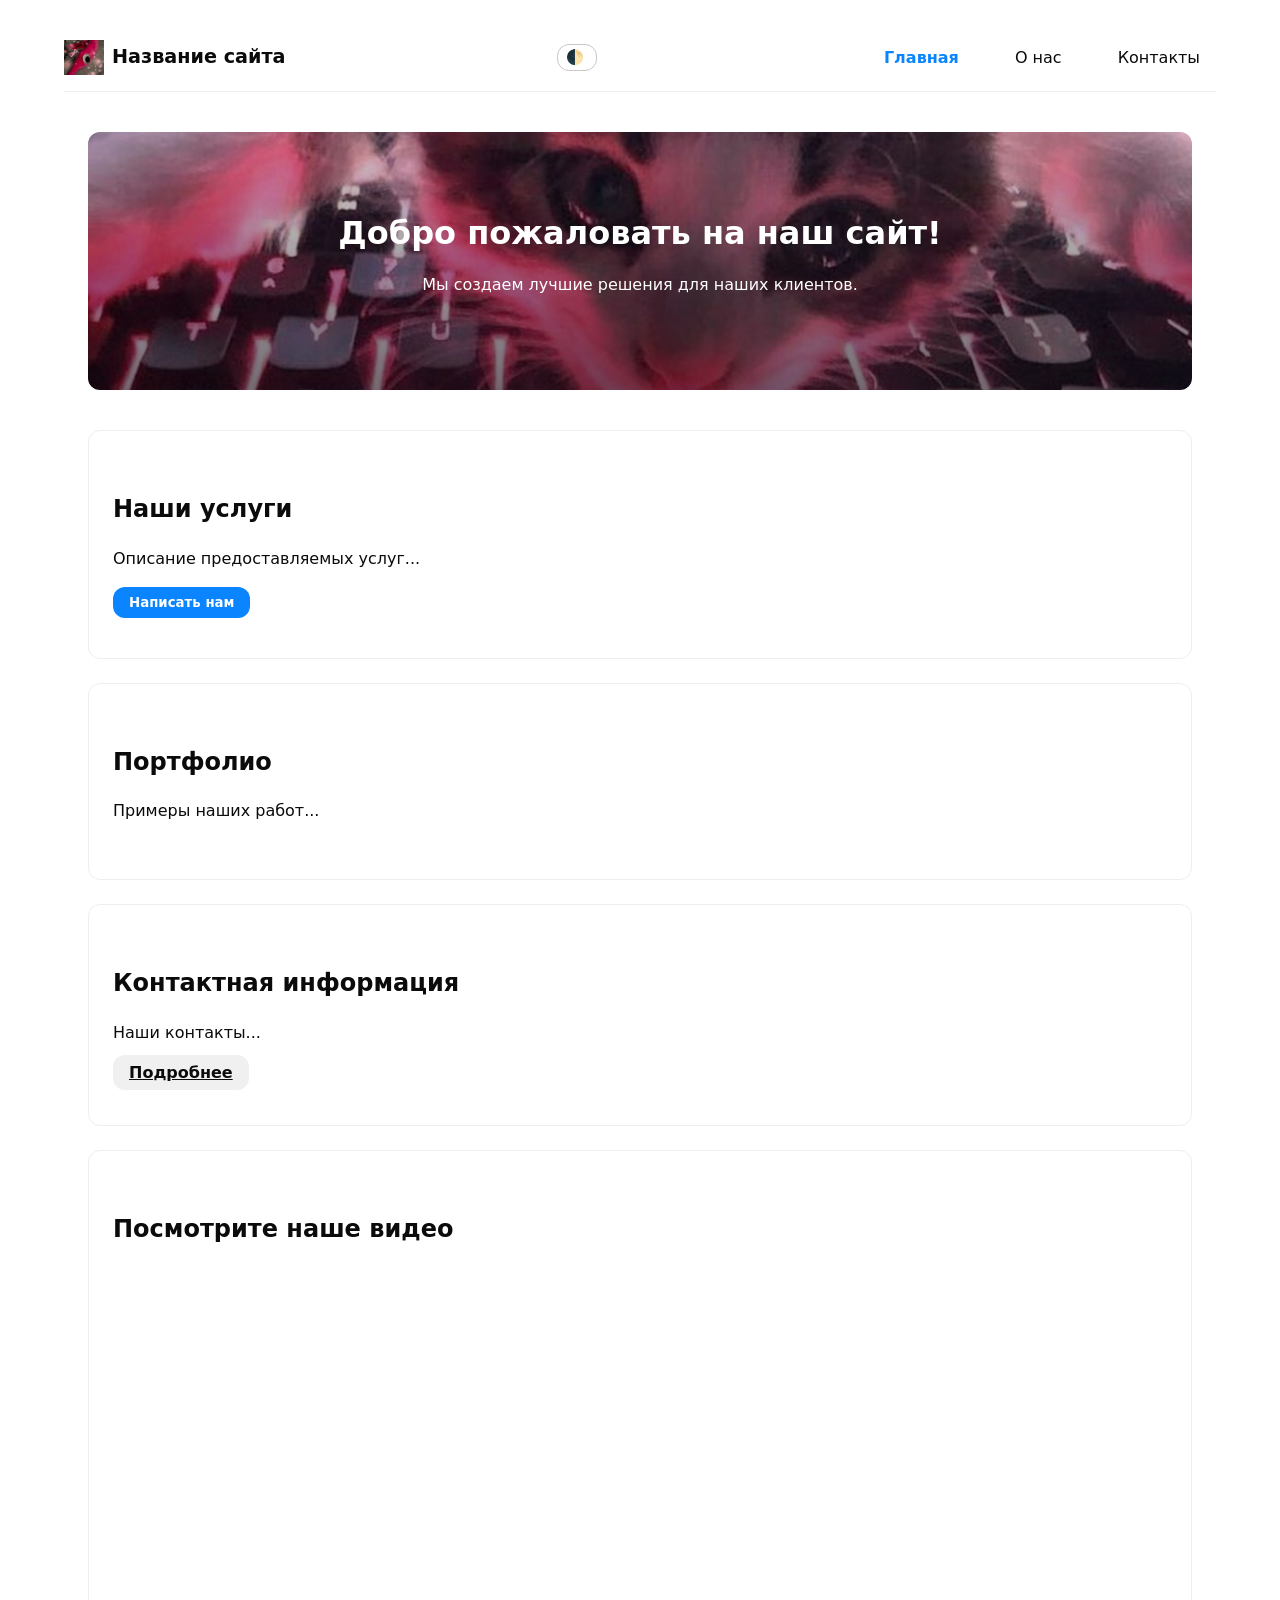
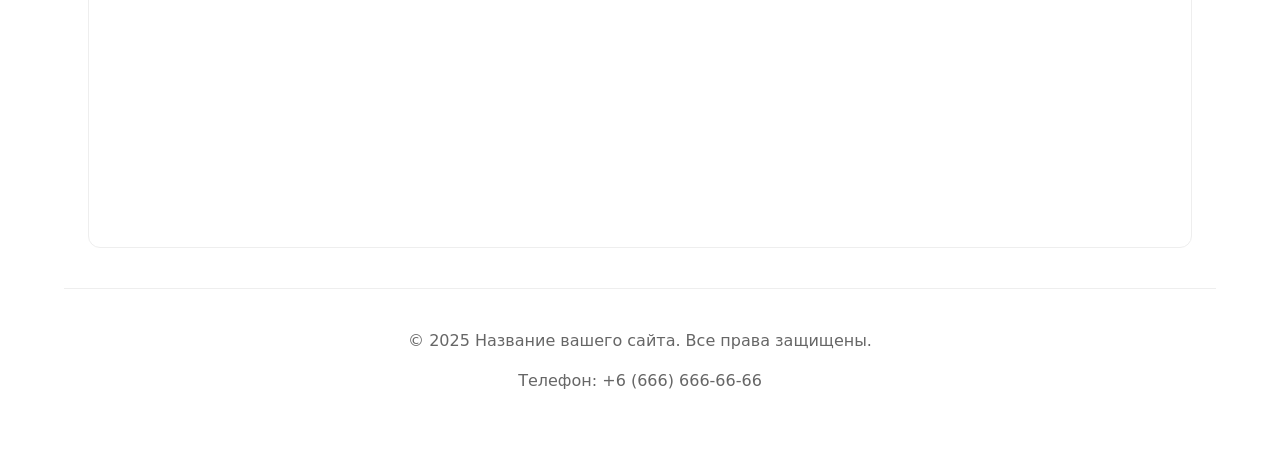
<file: index.html>
<!DOCTYPE html>
<html lang="ru">
<head>
    <meta charset="UTF-8">
    <meta name="viewport" content="width=device-width, initial-scale=1.0">
    <title>Главная - Название вашего сайта</title>
    <meta name="description" content="Краткое описание главной страницы вашего сайта">
    <link rel="icon" href="assets/favicon.ico" type="image/x-icon">
    <link rel="stylesheet" href="styles.css">
    <script src="main.js" defer></script>
</head>
<body>
    <header class="site-header">
        <a href="/" class="site-header__brand">
            <img src="src/logo.jpg" alt="Логотип" width="40" height="40">
            <span>Название сайта</span>
        </a>
        <div class="site-header__actions">
            <button class="theme-toggle" type="button" aria-pressed="false" title="Переключить тему (светлая/тёмная)"></button>
        </div>
        <nav class="site-nav" aria-label="Основная навигация">
            <ul class="site-nav__list">
                <li><a class="site-nav__link" href="index.html" aria-current="page">Главная</a></li>
                <li><a class="site-nav__link" href="about.html">О нас</a></li>
                <li><a class="site-nav__link" href="contacts.html">Контакты</a></li>
            </ul>
        </nav>
    </header>

    <main class="container">
        <section class="hero">
            <h1 class="hero__title">Добро пожаловать на наш сайт!</h1>
            <p>Мы создаем лучшие решения для наших клиентов.</p>
        </section>
        
        <section id="services" class="section">
            <h2>Наши услуги</h2>
            <p>Описание предоставляемых услуг...</p>
            <button id="openDialog" type="button" class="btn btn--primary">Написать нам</button>
        </section>

        <section id="portfolio" class="section">
            <h2>Портфолио</h2>
            <p>Примеры наших работ...</p>
        </section>

        <section id="contacts" class="section">
            <h2>Контактная информация</h2>
            <p>Наши контакты...</p>
            <a href="contacts.html" class="btn btn--secondary">Подробнее</a>
        </section>

        <section class="section">
            <h2>Посмотрите наше видео</h2>
            <div class="media">
                 <iframe width="720" height="405" src="https://rutube.ru/play/embed/07c9406e5169aed60bc7f8ff30729d5f/" style="border: none;" allow="clipboard-write; autoplay" webkitAllowFullScreen mozallowfullscreen allowFullScreen></iframe>
            </div>
        </section>
    </main>

    <dialog id="contactDialog" class="modal" aria-labelledby="dialogTitle">
        <h2 id="dialogTitle">Обратная связь</h2>
        
        <form id="contactForm" class="form" method="dialog" novalidate>
            <div class="form__group">
                <label for="name" class="form__label">Имя*</label>
                <input id="name" name="name" type="text" class="form__input" required minlength="2" autocomplete="given-name">
            </div>

            <div class="form__group">
                <label for="email" class="form__label">E-mail*</label>
                <input id="email" name="email" type="email" class="form__input" required autocomplete="email">
            </div>

            <div class="form__group">
                <label for="phone" class="form__label">Телефон*</label>
                <input id="phone" name="phone" type="tel" class="form__input" inputmode="tel" autocomplete="tel" 
                       aria-describedby="phoneHelp" placeholder="+7 (666) 666-66-66" 
                       required pattern="^\+7 \(\d{3}\) \d{3}-\d{2}-\d{2}$">
                <small id="phoneHelp" class="form__help">Формат: +7 (666) 666-66-66</small>
            </div>

            <div class="form__group">
                <label for="date" class="form__label">Дата</label>
                <input id="date" name="date" type="date" class="form__input">
            </div>

            <div class="form__group">
                <label for="topic" class="form__label">Тема*</label>
                <select id="topic" name="topic" class="form__select" required>
                    <option value="">-- Выберите тему --</option>
                    <option value="question">Вопрос</option>
                    <option value="order">Заказ</option>
                    <option value="feedback">Отзыв</option>
                </select>
            </div>

            <div class="form__group">
                <label for="message" class="form__label">Сообщение*</label>
                <textarea id="message" name="message" class="form__textarea" rows="4" required></textarea>
            </div>

            <div class="form__actions">
                <button type="button" id="closeDialog" class="btn btn--secondary">Закрыть</button>
                <button type="submit" class="btn btn--primary">Отправить</button>
            </div>
        </form>
    </dialog>

    <footer class="site-footer">
        <p>&copy; 2025 Название вашего сайта. Все права защищены.</p>
        <p>Телефон: +6 (666) 666-66-66</p>
    </footer>
</body>
</html>
</file>
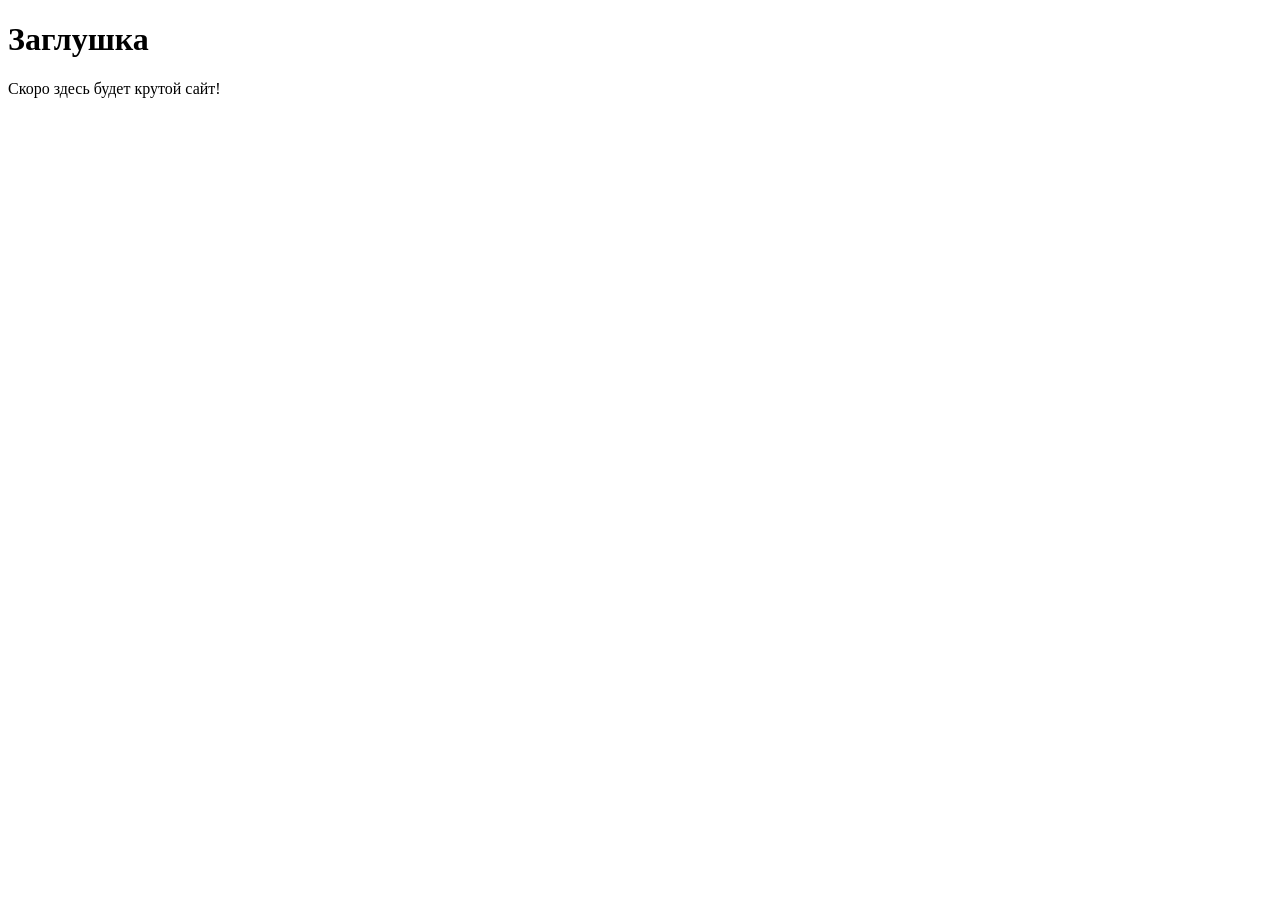
<file: src/index.html>
<!DOCTYPE html>
<html lang="ru">
<head>
 <meta charset="UTF-8">
 <!-- Важная мета-информация для корректного отображения на мобильных устройствах -->
 <meta name="viewport" content="width=device-width, initial-scale=1.0">
 <title>Мой первый проект</title>
 <!-- Подключение фавиконки -->
 <link rel="icon" href="../assets/favicon.ico" type="image/x-icon">
</head>
<body>
 <h1>Заглушка</h1>
 <p>Скоро здесь будет крутой сайт!</p>
</body>
</html>
</file>
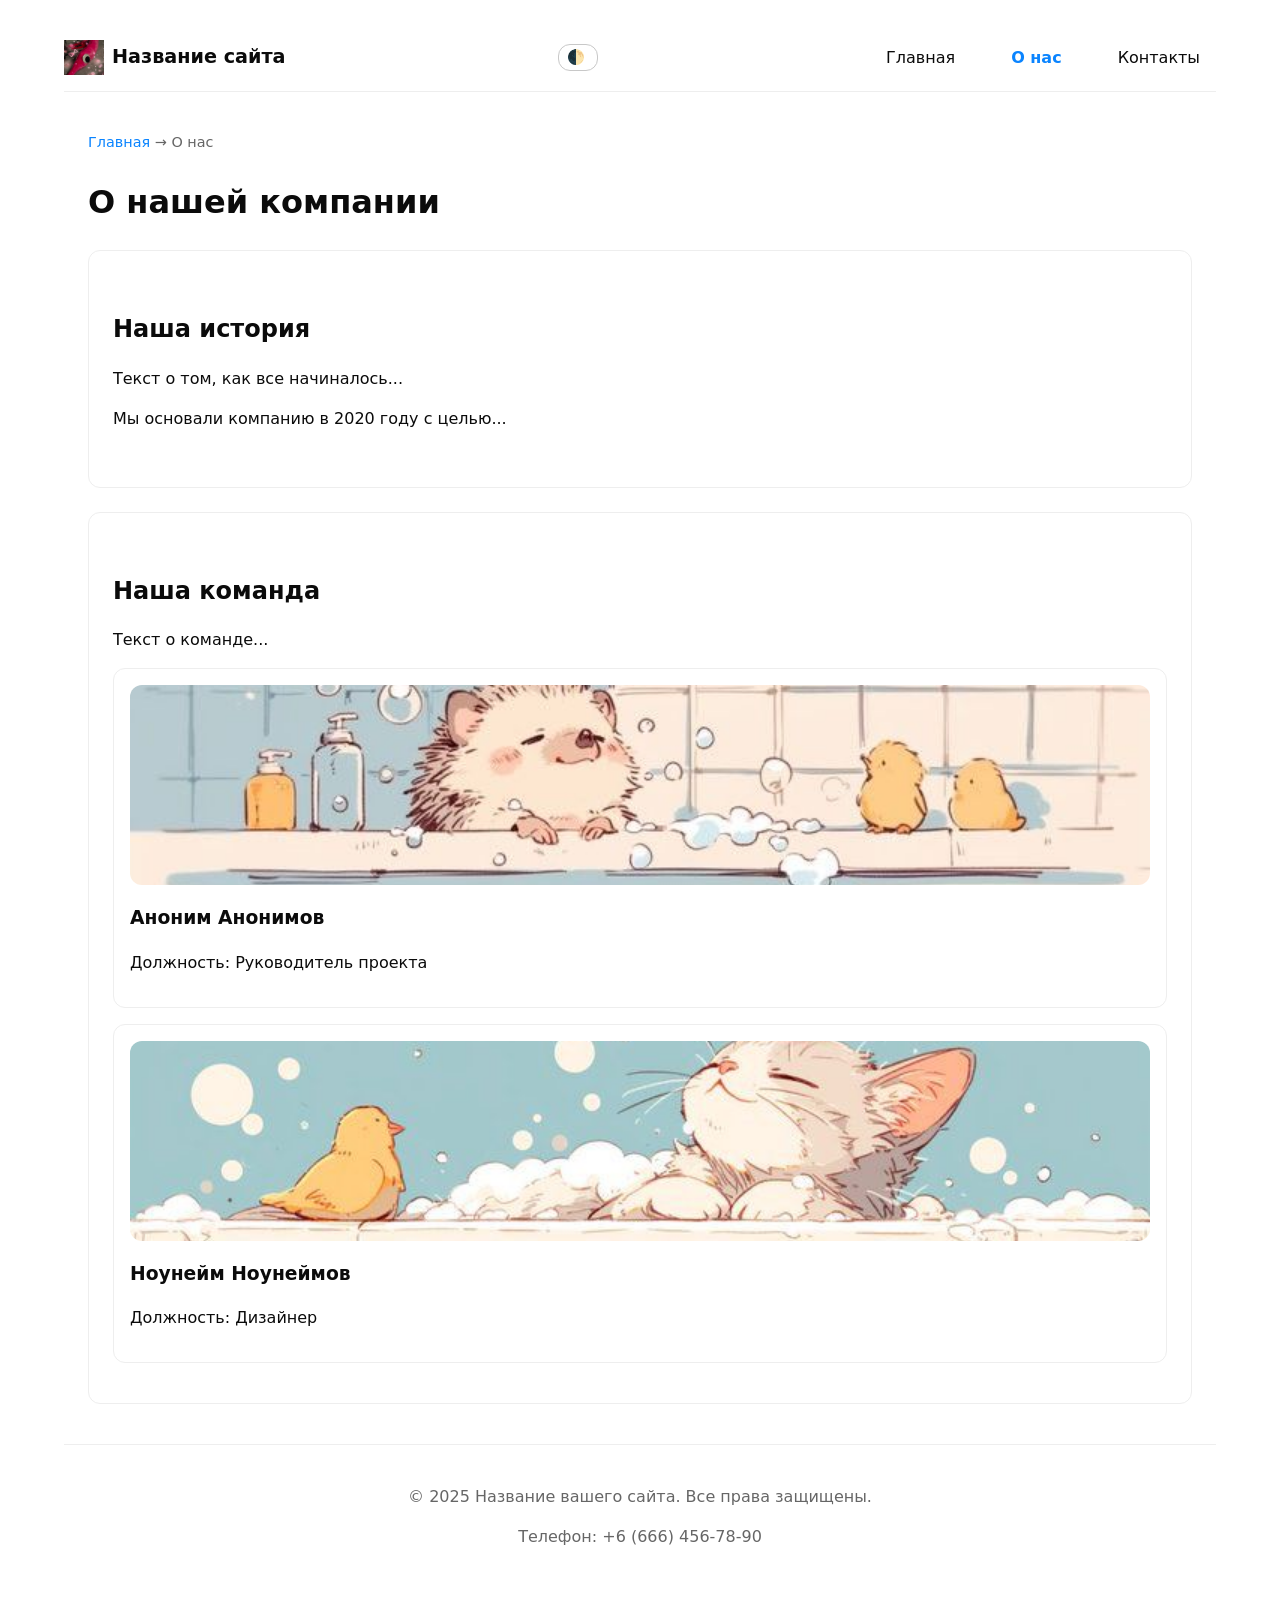
<file: about.html>
<!DOCTYPE html>
<html lang="ru">
<head>
    <meta charset="UTF-8">
    <meta name="viewport" content="width=device-width, initial-scale=1.0">
    <link rel="icon" href="assets/favicon.ico" type="image/x-icon">
    <link rel="stylesheet" href="styles.css">
    <script src="main.js" defer></script>
    <title>О нас - Название вашего сайта</title>
    <meta name="description" content="Узнайте больше о нашей компании и истории">
</head>
<body>
    <header class="site-header">
        <a href="/" class="site-header__brand">
            <img src="src/logo.jpg" alt="Логотип" width="40" height="40">
            <span>Название сайта</span>
        </a>
        <div class="site-header__actions">
            <button class="theme-toggle" type="button" aria-pressed="false" title="Переключить тему (светлая/тёмная)"></button>
        </div>
        <nav class="site-nav" aria-label="Основная навигация">
            <ul class="site-nav__list">
                <li><a class="site-nav__link" href="index.html">Главная</a></li>
                <li><a class="site-nav__link" href="about.html" aria-current="page">О нас</a></li>
                <li><a class="site-nav__link" href="contacts.html">Контакты</a></li>
            </ul>
        </nav>
    </header>
    
    <main class="container">
        <nav class="breadcrumbs" aria-label="Хлебные крошки">
            <a href="index.html">Главная</a> →
            <span>О нас</span>
        </nav>
        
        <h1>О нашей компании</h1>
        
        <section class="section">
            <h2>Наша история</h2>
            <p>Текст о том, как все начиналось...</p>
            <p>Мы основали компанию в 2020 году с целью...</p>
        </section>
        
        <section class="section">
            <h2>Наша команда</h2>
            <p>Текст о команде...</p>
            <div class="team-card">
                <img class="team-card__img" src="src/team-member-1.jpg" alt="Фото сотрудника">
                <h3>Аноним Анонимов</h3>
                <p>Должность: Руководитель проекта</p>
            </div>
            <div class="team-card">
                <img class="team-card__img" src="src/team-member-2.jpg" alt="Фото сотрудника">
                <h3>Ноунейм Ноунеймов</h3>
                <p>Должность: Дизайнер</p>
            </div>
        </section>
    </main>
    
    <footer class="site-footer">
        <p>&copy; 2025 Название вашего сайта. Все права защищены.</p>
        <p>Телефон: +6 (666) 456-78-90</p>
    </footer>
</body>
</html>
</file>
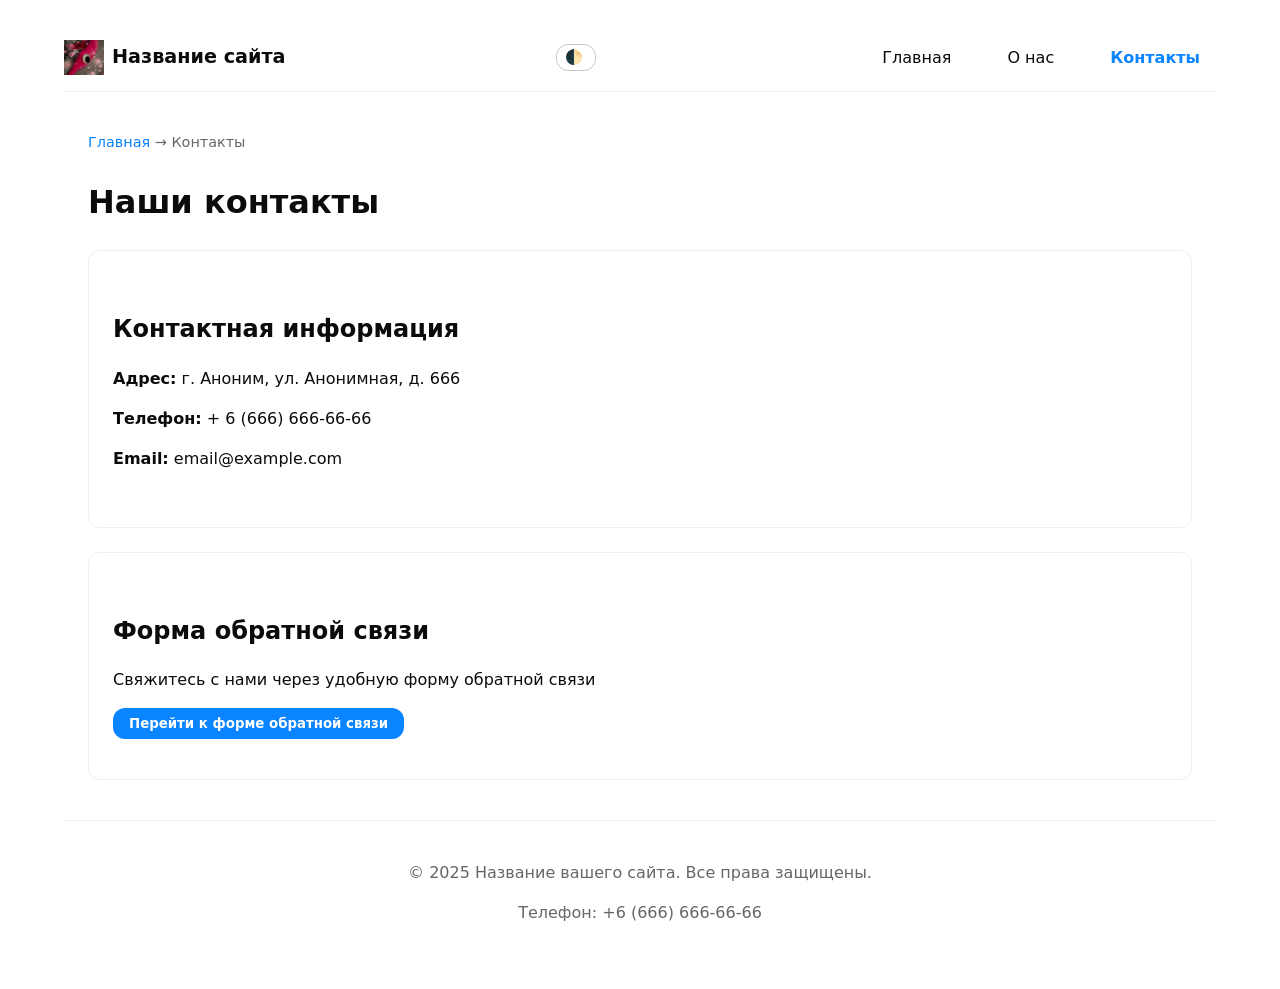
<file: contacts.html>
<!DOCTYPE html>
<html lang="ru">
<head>
    <meta charset="UTF-8">
    <meta name="viewport" content="width=device-width, initial-scale=1.0">
    <link rel="icon" href="assets/favicon.ico" type="image/x-icon">
    <link rel="stylesheet" href="styles.css">
    <script src="main.js" defer></script>
    <title>Контакты - Контакты вашего сайта</title>
    <meta name="description" content="Свяжитесь с представителями компании">
</head>
<body>
    <header class="site-header">
        <a href="/" class="site-header__brand">
            <img src="src/logo.jpg" alt="Логотип" width="40" height="40">
            <span>Название сайта</span>
        </a>
        <div class="site-header__actions">
            <button class="theme-toggle" type="button" aria-pressed="false" title="Переключить тему (светлая/тёмная)"></button>
        </div>
        <nav class="site-nav" aria-label="Основная навигация">
            <ul class="site-nav__list">
                <li><a class="site-nav__link" href="index.html">Главная</a></li>
                <li><a class="site-nav__link" href="about.html">О нас</a></li>
                <li><a class="site-nav__link" href="contacts.html" aria-current="page">Контакты</a></li>
            </ul>
        </nav>
    </header>
    
    <main class="container">
        <nav class="breadcrumbs" aria-label="Хлебные крошки">
            <a href="index.html">Главная</a> →
            <span>Контакты</span>
        </nav>
        
        <h1>Наши контакты</h1>
        
        <section class="section">
            <h2>Контактная информация</h2>
            <p><strong>Адрес:</strong> г. Аноним, ул. Анонимная, д. 666</p>
            <p><strong>Телефон:</strong> + 6 (666) 666-66-66</p>
            <p><strong>Email:</strong> email@example.com</p>
        </section>
        
        <section class="section">
            <h2>Форма обратной связи</h2>
            <p>Свяжитесь с нами через удобную форму обратной связи</p>
            <button onclick="location.href='index.html#services'" class="btn btn--primary">
                Перейти к форме обратной связи
            </button>
        </section>
    </main>
    
    <footer class="site-footer">
        <p>&copy; 2025 Название вашего сайта. Все права защищены.</p>
        <p>Телефон: +6 (666) 666-66-66</p>
    </footer>
</body>
</html>
</file>
<file: styles.css>
* { box-sizing: border-box; }
html, body { margin: 0; padding: 0; }

:root {
    --color-bg: #fff;
    --color-fg: #0b0b0b;
    --color-muted: #666;
    --color-primary: #0a84ff;
    --color-danger: #b00020;
    --color-border: #eee;
    --color-border-focus: #c8c8c8;

    --font-body: system-ui, -apple-system, "Segoe UI", Roboto, Arial, sans-serif;
    --space-1: 4px;
    --space-2: 8px;
    --space-3: 16px;
    --space-4: 24px;
    --space-5: 40px;

    --radius: 12px;
    --shadow: 0 1px 2px rgba(0,0,0,.08), 0 8px 24px rgba(0,0,0,.08);
    --shadow-dialog: 0 4px 20px rgba(0,0,0,0.15);
    --shadow-backdrop: rgba(0,0,0,0.5);
}

body.theme-dark {
    --color-bg: #0b0b0b;
    --color-fg: #f5f5f5;
    --color-muted: #aaa;
    --color-primary: #6aa2ff;
    --color-border: #333;
    --color-border-focus: #555;
}

body {
    background: var(--color-bg);
    color: var(--color-fg);
    font-family: var(--font-body);
    line-height: 1.5;
    padding: var(--space-4);
    max-width: 1200px;
    margin: 0 auto;
}

.container {
    width: min(100% - 2*var(--space-4), 1120px);
    margin-inline: auto;
}

.section {
    padding-block: var(--space-5);
    padding-inline: var(--space-4);
    border: 1px solid var(--color-border);
    border-radius: var(--radius);
    margin: var(--space-4) 0;
}

.site-header {
    display: flex;
    justify-content: space-between;
    align-items: center;
    padding-block: var(--space-3);
    padding-inline: 0;
    border-bottom: 1px solid var(--color-border);
    margin-bottom: var(--space-5);
}

.site-header__brand {
    display: flex;
    align-items: center;
    text-decoration: none;
    color: var(--color-fg);
    font-weight: 700;
    font-size: 1.2rem;
}

.site-header__brand img {
    margin-right: var(--space-2);
}

.site-nav {
    font-size: 1rem;
}

.site-nav__list {
    display: flex;
    list-style: none;
    gap: var(--space-4);
    margin: 0;
    padding: 0;
}

.site-nav__link {
    text-decoration: none;
    color: var(--color-fg);
    font-weight: 500;
    padding: var(--space-2) var(--space-3);
    border-radius: var(--radius);
    transition: background-color 0.2s ease;
}

.site-nav__link:hover,
.site-nav__link:focus-visible {
    background-color: var(--color-primary);
    color: #fff;
    outline: none;
}

.site-nav__link[aria-current="page"] {
    font-weight: 700;
    color: var(--color-primary);
}

.breadcrumbs {
    margin-bottom: var(--space-4);
    font-size: 0.9rem;
    color: var(--color-muted);
}

.breadcrumbs a {
    color: var(--color-primary);
    text-decoration: none;
}

.breadcrumbs a:hover,
.breadcrumbs a:focus-visible {
    text-decoration: underline;
}

.modal {
    padding: var(--space-4);
    border: none;
    border-radius: var(--radius);
    box-shadow: var(--shadow-dialog);
    width: min(90vw, 600px);
}

.modal::backdrop {
    background: var(--shadow-backdrop);
    backdrop-filter: blur(2px);
}

.form {
    display: flex;
    flex-direction: column;
    gap: var(--space-3);
}

.form__group {
    display: flex;
    flex-direction: column;
}

.form__label {
    margin: 0 0 var(--space-1);
    font-weight: 500;
}

.form__input,
.form__select,
.form__textarea {
    width: 100%;
    padding: var(--space-2);
    border: 1px solid var(--color-border-focus);
    border-radius: var(--radius);
    background: var(--color-bg);
    font-family: inherit;
    font-size: 1rem;
    transition: border-color 0.2s ease;
}

.form__textarea {
    resize: vertical;
    min-height: 100px;
}

.form__help {
    margin-top: var(--space-1);
    color: var(--color-muted);
    font-size: 0.875rem;
}

.form__actions {
    display: flex;
    gap: var(--space-2);
    margin-top: var(--space-3);
    justify-content: flex-end;
}

.btn {
    padding: var(--space-2) var(--space-3);
    border: none;
    border-radius: var(--radius);
    font-weight: 600;
    cursor: pointer;
    transition: background-color 0.2s ease;
    font-family: inherit;
}

.btn--primary {
    background: var(--color-primary);
    color: #fff;
}

.btn--primary:hover,
.btn--primary:focus-visible {
    background: #0066cc;
}

.btn--secondary {
    background: #f0f0f0;
    color: var(--color-fg);
}

.btn--secondary:hover,
.btn--secondary:focus-visible {
    background: #e0e0e0;
}

:where(.form__input, .form__select, .form__textarea, .btn):focus-visible {
    outline: 2px solid var(--color-primary);
    outline-offset: 2px;
}

:disabled, [aria-disabled="true"] {
    opacity: .6;
    cursor: not-allowed;
}

[aria-invalid="true"] {
    border-color: var(--color-danger);
    background-color: #fff8f8;
}

.site-footer {
    border-top: 1px solid var(--color-border);
    padding: var(--space-4) 0;
    text-align: center;
    color: var(--color-muted);
    margin-top: var(--space-5);
}

.media {
    aspect-ratio: 16/9;
    width: min(100%, 960px);
    margin-inline: auto;
    border-radius: var(--radius);
    overflow: hidden;
}

.media iframe,
.media video {
    width: 100%;
    height: 100%;
    border: 0;
    display: block;
}

img {
    max-width: 100%;
    height: auto;
    display: block;
}

.hero {
    background: linear-gradient(to top, rgba(0,0,0,.55), rgba(0,0,0,.15)), 
                url("src/hero-bg.jpg") center/cover no-repeat;
    color: #fff;
    padding: clamp(2rem, 6vw, 6rem) 1rem;
    border-radius: var(--radius);
    text-align: center;
    margin: var(--space-5) 0;
}

.hero__title {
    margin: 0 0 var(--space-3);
    font-size: 2rem;
}

.team-card {
    border: 1px solid var(--color-border);
    border-radius: var(--radius);
    padding: var(--space-3);
    margin-top: var(--space-3);
}

.team-card__img {
    width: 100%;
    height: 200px;
    object-fit: cover;
    object-position: center;
    border-radius: var(--radius);
    margin-bottom: var(--space-2);
}

html {
    scroll-behavior: smooth;
}

:target {
    outline: 2px dashed var(--color-primary);
    outline-offset: 4px;
    animation: targetHighlight 2s ease-out;
}

@keyframes targetHighlight {
    0% { background-color: rgba(10, 132, 255, 0.2); }
    100% { background-color: transparent; }
}

.theme-toggle {
    background: none;
    border: 1px solid var(--color-border-focus);
    border-radius: var(--radius);
    padding: var(--space-1) var(--space-2);
    cursor: pointer;
    font-size: 0.9rem;
    color: var(--color-fg);
    transition: all 0.2s ease;
}

.theme-toggle:hover,
.theme-toggle:focus-visible {
    background: var(--color-primary);
    color: #fff;
    border-color: var(--color-primary);
}

.theme-toggle::before {
    content: '🌓';
    margin-right: var(--space-1);
}

.theme-dark .btn--secondary {
    background: #333; 
    color: #fff;     
}

.theme-dark .btn--secondary:hover,
.theme-dark .btn--secondary:focus-visible {
    background: #444; 
}
</file>
